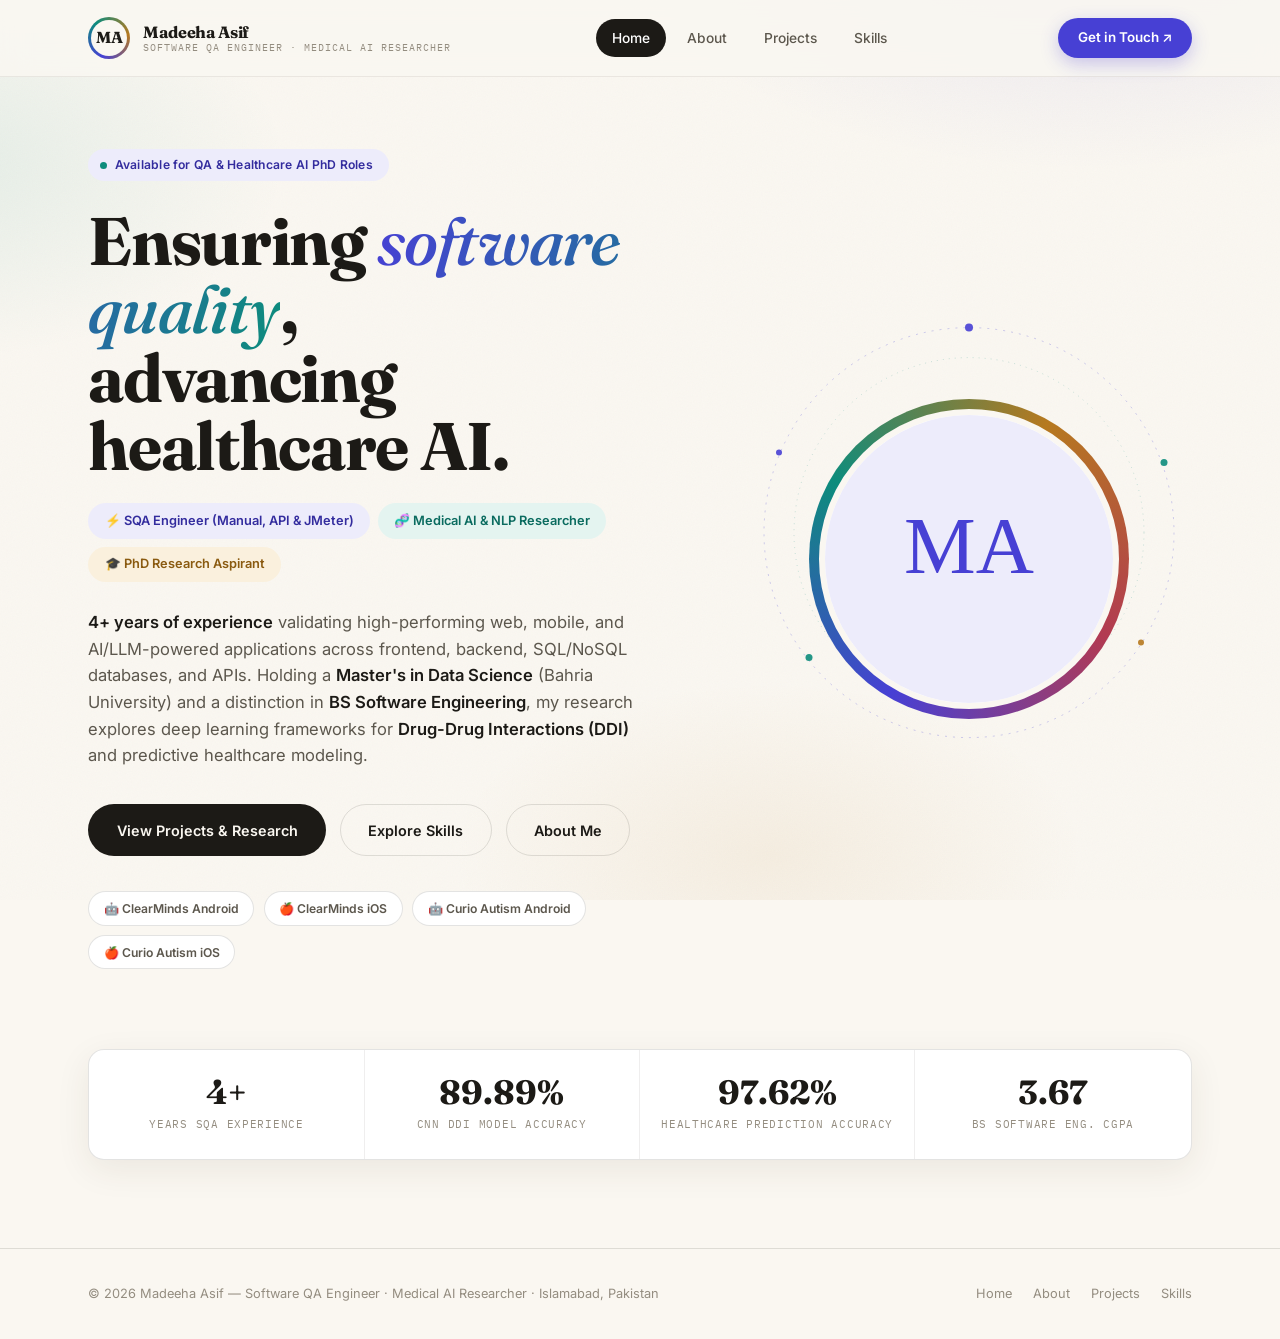
<file: index.html>
<!DOCTYPE html>
<html lang="en">
<head>
<meta charset="UTF-8"/>
<meta name="viewport" content="width=device-width, initial-scale=1.0"/>
<title>Madeeha Asif — Software QA Engineer &amp; Medical AI Researcher</title>
<meta name="description" content="Madeeha Asif — Software QA Engineer with 4+ years of experience in manual, API, DB &amp; performance testing for AI/LLM apps. MS Data Science graduate &amp; PhD aspirant."/>
<style>
@import url('https://fonts.googleapis.com/css2?family=Fraunces:ital,opsz,wght@0,9..144,400;0,9..144,500;0,9..144,600;0,9..144,700;0,9..144,900;1,9..144,500&family=Inter:wght@300;400;500;600;700;800&family=IBM+Plex+Mono:wght@400;500;600&display=swap');

:root{
  --paper:#faf7f1;
  --paper-alt:#f2ece0;
  --surface:#ffffff;
  --surface-line:#efe9dd;
  --ink:#1c1a16;
  --ink-soft:#5c574d;
  --ink-faint:#948d80;
  --indigo:#4740d4;
  --indigo-deep:#332c9e;
  --indigo-soft:#edecfb;
  --teal:#0d8c7c;
  --teal-soft:#e4f4f0;
  --amber:#b6791f;
  --amber-soft:#faf0dd;
  --rose:#b23a52;
  --rose-soft:#f9e9ec;
  --border:rgba(28,26,22,0.12);
  --border-soft:rgba(28,26,22,0.07);
  --radius:16px;
  --radius-sm:10px;
  --shadow:0 10px 34px rgba(60,50,20,0.08);
  --shadow-lg:0 24px 60px rgba(50,40,20,0.12);
}

*{margin:0;padding:0;box-sizing:border-box;}
html{scroll-behavior:smooth;}
body{
  font-family:'Inter',sans-serif;
  background:var(--paper);
  color:var(--ink);
  line-height:1.6;
  -webkit-font-smoothing:antialiased;
}
a{color:inherit;}
img{display:block;max-width:100%;}
ul{list-style:none;}

body::before{
  content:'';position:fixed;inset:0;z-index:-2;pointer-events:none;
  background-image:url("data:image/svg+xml,%3Csvg xmlns='http://www.w3.org/2000/svg' width='240' height='240'%3E%3Cfilter id='n'%3E%3CfeTurbulence type='fractalNoise' baseFrequency='0.8' numOctaves='3'/%3E%3C/filter%3E%3Crect width='240' height='240' filter='url(%23n)' opacity='0.03'/%3E%3C/svg%3E");
}
body::after{
  content:'';position:fixed;inset:0;z-index:-3;pointer-events:none;
  background:
    radial-gradient(ellipse 60% 45% at 85% -8%, rgba(71,64,212,0.10) 0%, transparent 60%),
    radial-gradient(ellipse 50% 40% at -5% 18%, rgba(13,140,124,0.09) 0%, transparent 55%),
    radial-gradient(ellipse 45% 35% at 60% 95%, rgba(182,121,31,0.08) 0%, transparent 55%),
    var(--paper);
}

.wrap{max-width:1180px;margin:0 auto;padding:0 2.4rem;}

header.site-nav{
  position:sticky;top:0;z-index:500;
  background:rgba(250,247,241,0.86);
  backdrop-filter:blur(14px);
  border-bottom:1px solid var(--border-soft);
}
.nav-inner{
  max-width:1180px;margin:0 auto;padding:0 2.4rem;
  height:76px;display:flex;align-items:center;justify-content:space-between;
}
.brand{display:flex;align-items:center;gap:0.8rem;text-decoration:none;}
.brand-mark{
  width:42px;height:42px;border-radius:50%;
  background:conic-gradient(from 200deg, var(--indigo), var(--teal), var(--amber), var(--indigo));
  display:flex;align-items:center;justify-content:center;position:relative;
}
.brand-mark::after{
  content:'';position:absolute;inset:3px;border-radius:50%;background:var(--paper);
}
.brand-mark span{
  position:relative;z-index:1;font-family:'Fraunces',serif;font-weight:700;font-size:1rem;color:var(--ink);
}
.brand-text{display:flex;flex-direction:column;line-height:1.15;}
.brand-text b{font-family:'Fraunces',serif;font-weight:700;font-size:1.02rem;letter-spacing:-0.01em;}
.brand-text small{font-family:'IBM Plex Mono',monospace;font-size:0.62rem;letter-spacing:0.1em;text-transform:uppercase;color:var(--ink-faint);}

.nav-links{display:flex;align-items:center;gap:0.3rem;}
.nav-links a{
  text-decoration:none;color:var(--ink-soft);font-size:0.86rem;font-weight:500;
  padding:0.5rem 1rem;border-radius:100px;transition:all .2s;
}
.nav-links a:hover{color:var(--ink);background:var(--surface-line);}
.nav-links a.active{color:var(--surface);background:var(--ink);}
.nav-cta{
  margin-left:0.6rem;text-decoration:none;
  background:var(--indigo);color:#fff;font-size:0.84rem;font-weight:600;
  padding:0.55rem 1.25rem;border-radius:100px;
  box-shadow:0 6px 18px rgba(71,64,212,0.28);
  transition:all .2s;
}
.nav-cta:hover{background:var(--indigo-deep);transform:translateY(-1px);}
.hamburger{display:none;flex-direction:column;gap:5px;cursor:pointer;padding:6px;}
.hamburger span{width:22px;height:2px;background:var(--ink);border-radius:2px;}
.mobile-nav{display:none;flex-direction:column;background:var(--surface);border-bottom:1px solid var(--border);padding:0.5rem 2rem 1.2rem;}
.mobile-nav.open{display:flex;}
.mobile-nav a{padding:0.75rem 0;border-bottom:1px solid var(--border-soft);text-decoration:none;color:var(--ink-soft);font-size:0.95rem;}
.mobile-nav a.active{color:var(--indigo);font-weight:600;}

section{padding:5.5rem 0;position:relative;}
section.alt{background:var(--paper-alt);}
.eyebrow{
  font-family:'IBM Plex Mono',monospace;font-size:0.72rem;letter-spacing:0.16em;text-transform:uppercase;
  color:var(--indigo);margin-bottom:0.9rem;display:flex;align-items:center;gap:0.6rem;
}
.eyebrow::before{content:'';width:22px;height:1px;background:var(--indigo);display:inline-block;}
.eyebrow::after{content:'';width:5px;height:5px;border-radius:50%;background:var(--teal);display:inline-block;}

h1,h2,h3,h4{font-family:'Fraunces',serif;letter-spacing:-0.02em;color:var(--ink);}
.sec-title{font-size:clamp(1.9rem,3.6vw,2.7rem);font-weight:700;margin-bottom:1rem;max-width:760px;}
.sec-title em{font-style:italic;font-weight:500;color:var(--indigo);}
.sec-lede{color:var(--ink-soft);max-width:640px;font-size:1.02rem;font-weight:400;margin-bottom:3rem;}

.btn{
  display:inline-flex;align-items:center;gap:0.5rem;
  padding:0.85rem 1.7rem;border-radius:100px;
  font-weight:600;font-size:0.9rem;text-decoration:none;
  transition:all .22s;border:1px solid transparent;cursor:pointer;
}
.btn-solid{background:var(--ink);color:var(--paper);}
.btn-solid:hover{background:var(--indigo);transform:translateY(-2px);box-shadow:0 10px 26px rgba(71,64,212,0.25);}
.btn-outline{border-color:var(--border);color:var(--ink);background:transparent;}
.btn-outline:hover{border-color:var(--ink);background:var(--surface);}

.hero{padding:4.5rem 0 5rem;}
.hero-grid{display:grid;grid-template-columns:1.15fr 0.85fr;gap:3.5rem;align-items:center;}
.hero-kicker{
  display:inline-flex;align-items:center;gap:0.5rem;
  background:var(--indigo-soft);color:var(--indigo-deep);
  border-radius:100px;padding:0.4rem 1rem 0.4rem 0.7rem;font-size:0.76rem;font-weight:600;
  margin-bottom:1.6rem;letter-spacing:0.02em;
}
.hero-kicker .dot{width:7px;height:7px;border-radius:50%;background:var(--teal);}
h1.hero-h1{font-size:clamp(2.6rem,5.4vw,4.2rem);font-weight:700;line-height:1.02;margin-bottom:1.4rem;}
h1.hero-h1 .accent{font-style:italic;font-weight:500;
  background:linear-gradient(100deg,var(--indigo),var(--teal));
  -webkit-background-clip:text;-webkit-text-fill-color:transparent;background-clip:text;
}
.hero-role-row{display:flex;flex-wrap:wrap;gap:0.5rem;margin-bottom:1.7rem;}
.chip{font-size:0.8rem;font-weight:600;padding:0.4rem 0.95rem;border-radius:100px;border:1px solid transparent;}
.chip-indigo{background:var(--indigo-soft);color:var(--indigo-deep);}
.chip-teal{background:var(--teal-soft);color:#0a6b5f;}
.chip-amber{background:var(--amber-soft);color:#8a5a10;}
.hero-bio{color:var(--ink-soft);font-size:1.04rem;max-width:560px;margin-bottom:2.2rem;}
.hero-bio strong{color:var(--ink);font-weight:600;}
.hero-cta-row{display:flex;gap:0.9rem;flex-wrap:wrap;margin-bottom:2.2rem;}
.hero-store-row{display:flex;gap:0.6rem;flex-wrap:wrap;}
.store-badge{
  display:flex;align-items:center;gap:0.4rem;
  background:var(--surface);border:1px solid var(--border);
  border-radius:100px;padding:0.4rem 0.9rem;font-size:0.76rem;font-weight:600;color:var(--ink-soft);
  text-decoration:none;transition:all .2s;
}
.store-badge:hover{border-color:var(--indigo);color:var(--indigo);}

.portrait-card{position:relative;display:flex;flex-direction:column;align-items:center;}
.orbit-deco{position:absolute;top:50%;left:50%;width:440px;height:440px;transform:translate(-50%,-56%);z-index:0;pointer-events:none;opacity:0.9;}
.orbit-deco circle.ring{fill:none;stroke-width:1;}
.orbit-deco .r1{stroke:rgba(71,64,212,0.28);stroke-dasharray:2 6;animation:spin 40s linear infinite;transform-origin:center;}
.orbit-deco .r2{stroke:rgba(13,140,124,0.24);stroke-dasharray:1 5;animation:spin 55s linear infinite reverse;transform-origin:center;}
.orbit-deco .node{animation:pulse 2.4s ease-in-out infinite;}
@keyframes spin{from{transform:rotate(0deg);}to{transform:rotate(360deg);}}
.portrait-ring{
  position:relative;z-index:1;width:min(320px,86%);aspect-ratio:1/1;border-radius:50%;
  padding:10px;
  background:conic-gradient(from 210deg, var(--indigo), var(--teal), var(--amber), var(--rose), var(--indigo));
}
.portrait-ring .inner{
  width:100%;height:100%;border-radius:50%;overflow:hidden;background:var(--surface);
  border:6px solid var(--paper);
}
.portrait-ring .inner img{width:100%;height:100%;object-fit:cover;}

.stat-strip{
  display:grid;grid-template-columns:repeat(4,1fr);
  border:1px solid var(--border);border-radius:var(--radius);
  background:var(--surface);overflow:hidden;box-shadow:var(--shadow);
}
.stat-cell{padding:1.6rem 1rem;text-align:center;border-right:1px solid var(--border-soft);}
.stat-cell:last-child{border-right:none;}
.stat-num{font-family:'Fraunces',serif;font-weight:700;font-size:2.1rem;line-height:1;margin-bottom:0.4rem;}
.stat-lbl{font-family:'IBM Plex Mono',monospace;font-size:0.66rem;letter-spacing:0.07em;text-transform:uppercase;color:var(--ink-faint);}

footer{border-top:1px solid var(--border);padding:2.2rem 0;}
.foot-inner{max-width:1180px;margin:0 auto;padding:0 2.4rem;display:flex;align-items:center;justify-content:space-between;flex-wrap:wrap;gap:1rem;}
footer p{color:var(--ink-faint);font-size:0.8rem;}
.foot-links{display:flex;gap:1.3rem;}
.foot-links a{color:var(--ink-faint);text-decoration:none;font-size:0.8rem;transition:color .2s;}
.foot-links a:hover{color:var(--indigo);}

@media(max-width:900px){
  .nav-links,.nav-cta{display:none;}
  .hamburger{display:flex;}
  .hero-grid{grid-template-columns:1fr;}
  .portrait-card{order:-1;}
  .stat-strip{grid-template-columns:1fr 1fr;}
  .stat-cell:nth-child(2n){border-right:none;}
  .stat-cell{border-bottom:1px solid var(--border-soft);}
}
@media(max-width:600px){
  .wrap,.nav-inner,.foot-inner{padding:0 1.3rem;}
  section{padding:3.6rem 0;}
}
</style>
</head>
<body>

<header class="site-nav">
  <div class="nav-inner">
    <a href="index.html" class="brand">
      <div class="brand-mark"><span>MA</span></div>
      <div class="brand-text"><b>Madeeha Asif</b><small>Software QA Engineer · Medical AI Researcher</small></div>
    </a>
    <nav class="nav-links">
      <a href="index.html" class="active">Home</a>
      <a href="about.html">About</a>
      <a href="projects.html">Projects</a>
      <a href="skills.html">Skills</a>
    </nav>
    <a href="mailto:madeehasif.99@gmail.com" class="nav-cta">Get in Touch ↗</a>
    <div class="hamburger" onclick="toggleMenu()"><span></span><span></span><span></span></div>
  </div>
  <div class="mobile-nav" id="mobileNav">
    <a href="index.html" class="active">Home</a>
    <a href="about.html">About</a>
    <a href="projects.html">Projects</a>
    <a href="skills.html">Skills</a>
  </div>
</header>

<!-- ============ HERO ============ -->
<section class="hero">
  <div class="wrap">
    <div class="hero-grid">
      <div>
        <div class="hero-kicker"><span class="dot"></span> Available for QA &amp; Healthcare AI PhD Roles</div>
        <h1 class="hero-h1">Ensuring <span class="accent">software quality</span>,<br/>advancing healthcare AI.</h1>
        <div class="hero-role-row">
          <span class="chip chip-indigo">⚡ SQA Engineer (Manual, API &amp; JMeter)</span>
          <span class="chip chip-teal">🧬 Medical AI &amp; NLP Researcher</span>
          <span class="chip chip-amber">🎓 PhD Research Aspirant</span>
        </div>
        <p class="hero-bio">
          <strong>4+ years of experience</strong> validating high-performing web, mobile, and AI/LLM-powered applications across frontend, backend, SQL/NoSQL databases, and APIs. 
          Holding a <strong>Master's in Data Science</strong> (Bahria University) and a distinction in <strong>BS Software Engineering</strong>, my research explores deep learning frameworks for <strong>Drug-Drug Interactions (DDI)</strong> and predictive healthcare modeling.
        </p>
        <div class="hero-cta-row">
          <a href="projects.html" class="btn btn-solid">View Projects &amp; Research</a>
          <a href="skills.html" class="btn btn-outline">Explore Skills</a>
          <a href="about.html" class="btn btn-outline">About Me</a>
        </div>
        <div class="hero-store-row">
          <a href="https://play.google.com/store/apps/details?id=com.smartforum.clearminds" target="_blank" class="store-badge">🤖 ClearMinds Android</a>
          <a href="https://apps.apple.com/pk/app/clear-minds-drug-awareness/id6759369143" target="_blank" class="store-badge">🍎 ClearMinds iOS</a>
          <a href="https://play.google.com/store/apps/details?id=com.curio.autsimapp" target="_blank" class="store-badge">🤖 Curio Autism Android</a>
          <a href="https://apps.apple.com/pk/app/curio-autism-support/id6776635146" target="_blank" class="store-badge">🍎 Curio Autism iOS</a>
        </div>
      </div>

      <div class="portrait-card">
        <svg class="orbit-deco" viewBox="0 0 440 440" xmlns="http://www.w3.org/2000/svg" aria-hidden="true">
          <circle class="ring r1" cx="220" cy="220" r="205"/>
          <circle class="ring r2" cx="220" cy="220" r="175"/>
          <circle class="node" cx="220" cy="15" r="4" fill="#4740d4"/>
          <circle class="node" cx="415" cy="150" r="3.5" fill="#0d8c7c" style="animation-delay:.4s"/>
          <circle class="node" cx="392" cy="330" r="3" fill="#b6791f" style="animation-delay:.9s"/>
          <circle class="node" cx="60" cy="345" r="3.5" fill="#0d8c7c" style="animation-delay:1.3s"/>
          <circle class="node" cx="30" cy="140" r="3" fill="#4740d4" style="animation-delay:1.7s"/>
        </svg>
        <div class="portrait-ring">
          <div class="inner"><img src="data:image/svg+xml,%3Csvg xmlns='http://www.w3.org/2000/svg' viewBox='0 0 100 100'%3E%3Crect width='100' height='100' fill='%23edecfb'/%3E%3Ctext x='50' y='55' font-family='Fraunces' font-size='28' fill='%234740d4' text-anchor='middle'%3EMA%3C/text%3E%3C/svg%3E" alt="Madeeha Asif"/></div>
        </div>
      </div>
    </div>
  </div>
</section>

<!-- ============ STAT STRIP ============ -->
<section style="padding-top:0;">
  <div class="wrap">
    <div class="stat-strip">
      <div class="stat-cell">
        <div class="stat-num">4+</div>
        <div class="stat-lbl">Years SQA Experience</div>
      </div>
      <div class="stat-cell">
        <div class="stat-num">89.89%</div>
        <div class="stat-lbl">CNN DDI Model Accuracy</div>
      </div>
      <div class="stat-cell">
        <div class="stat-num">97.62%</div>
        <div class="stat-lbl">Healthcare Prediction Accuracy</div>
      </div>
      <div class="stat-cell">
        <div class="stat-num">3.67</div>
        <div class="stat-lbl">BS Software Eng. CGPA</div>
      </div>
    </div>
  </div>
</section>

<footer>
  <div class="foot-inner">
    <p>© 2026 Madeeha Asif — Software QA Engineer · Medical AI Researcher · Islamabad, Pakistan</p>
    <div class="foot-links">
      <a href="index.html">Home</a>
      <a href="about.html">About</a>
      <a href="projects.html">Projects</a>
      <a href="skills.html">Skills</a>
    </div>
  </div>
</footer>

<script>
function toggleMenu(){document.getElementById('mobileNav').classList.toggle('open');}
</script>
</body>
</html>
</file>
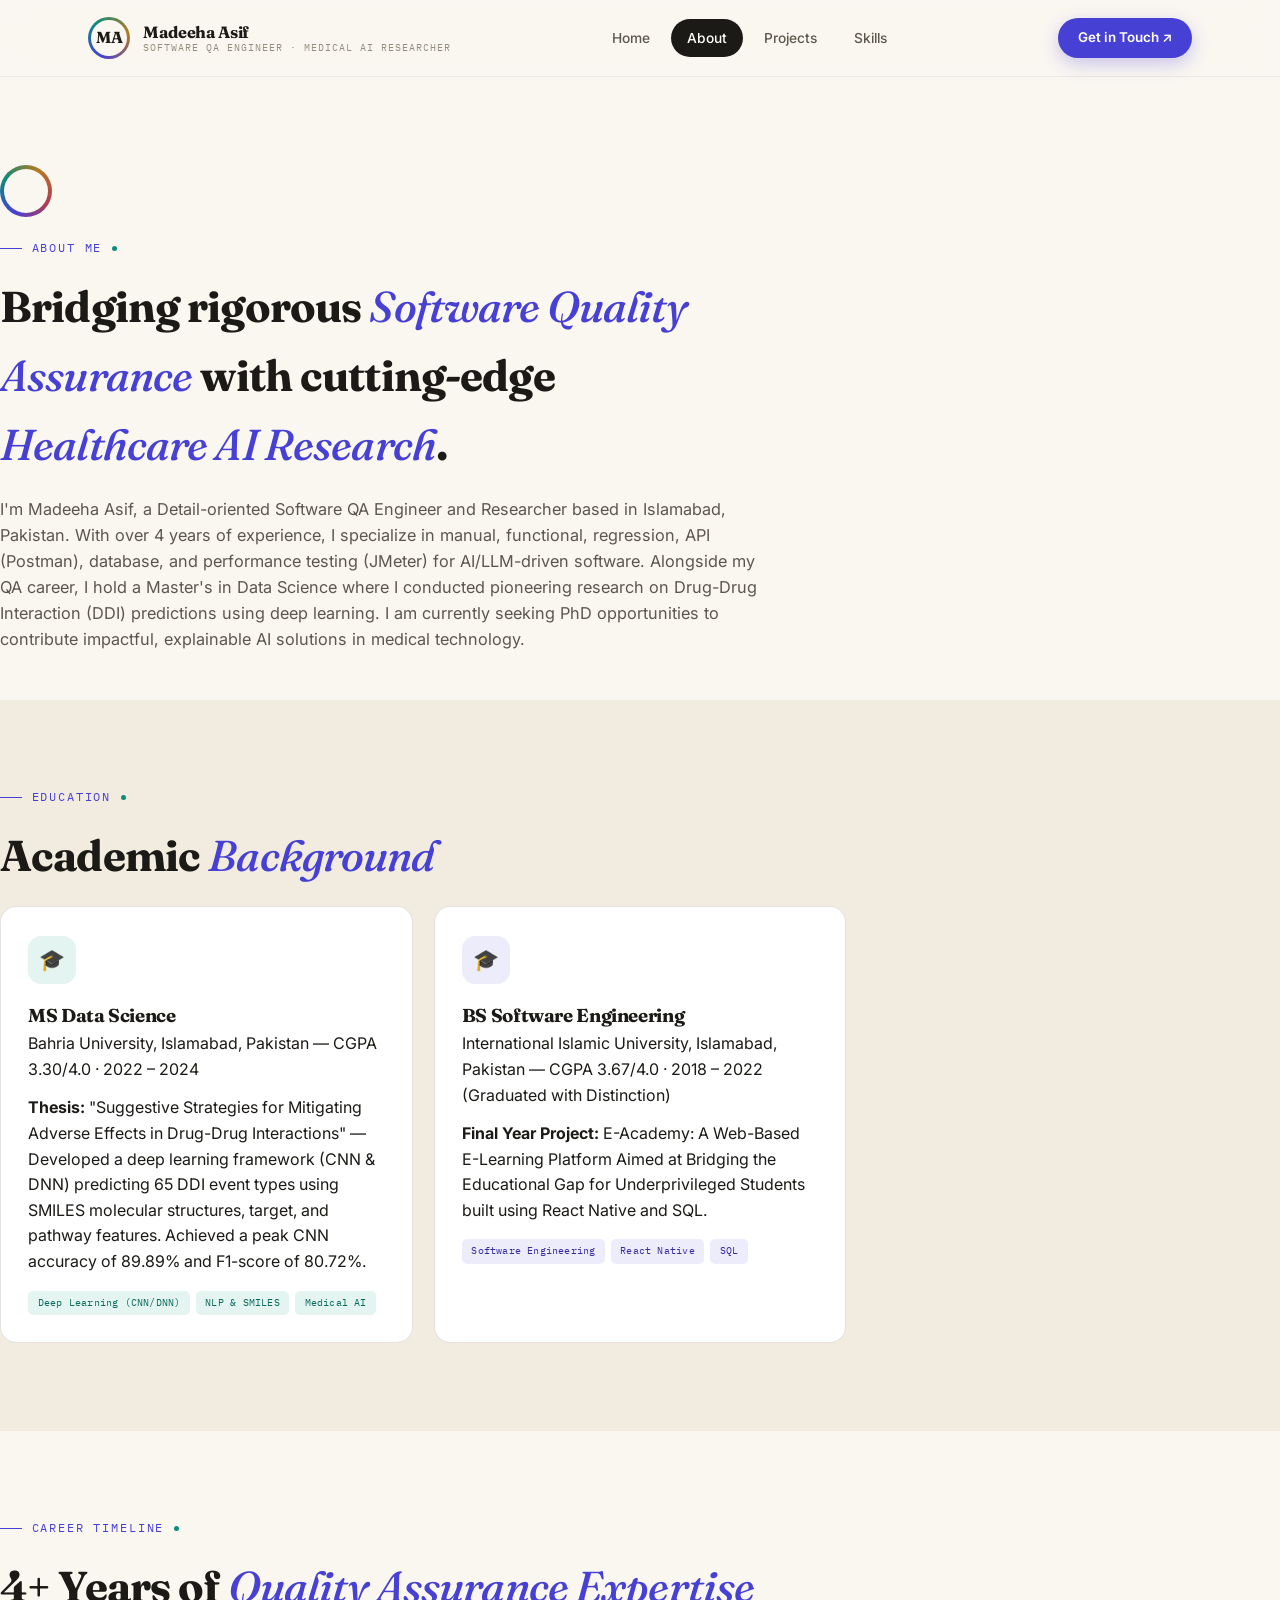
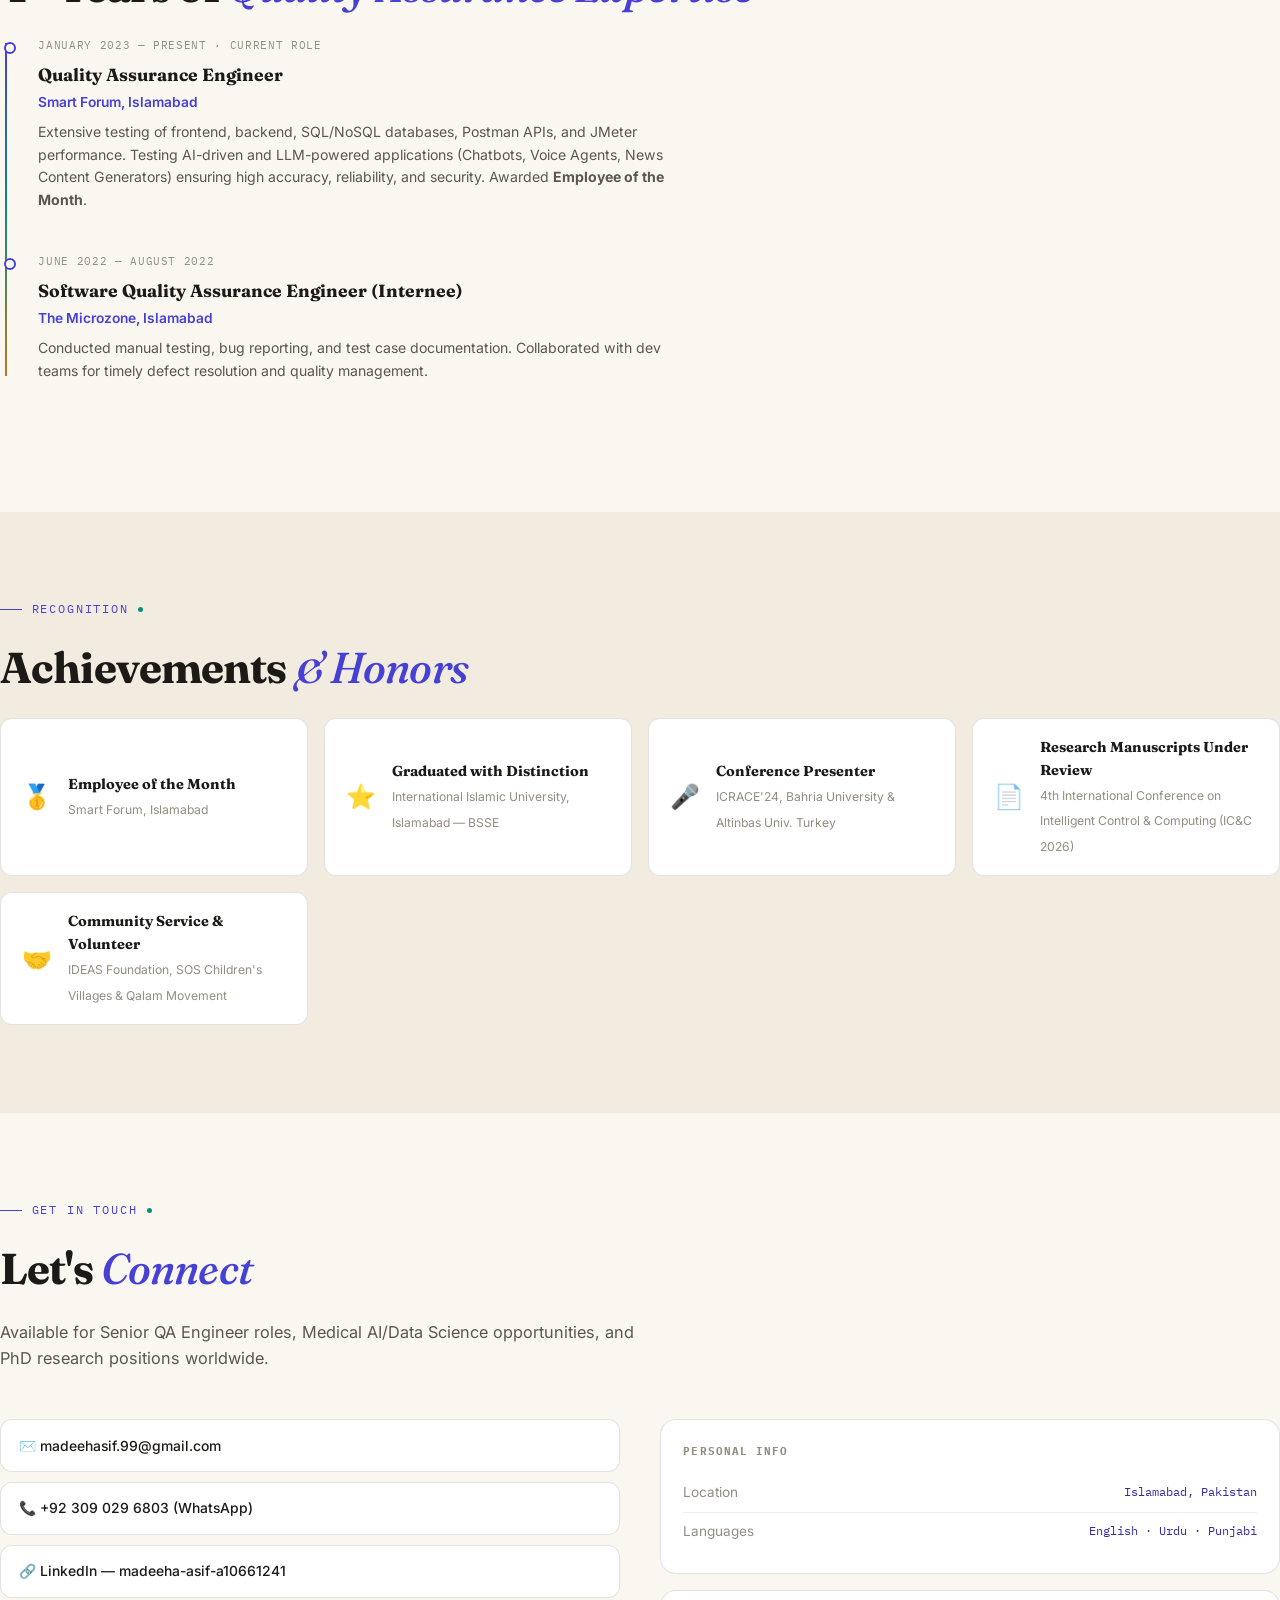
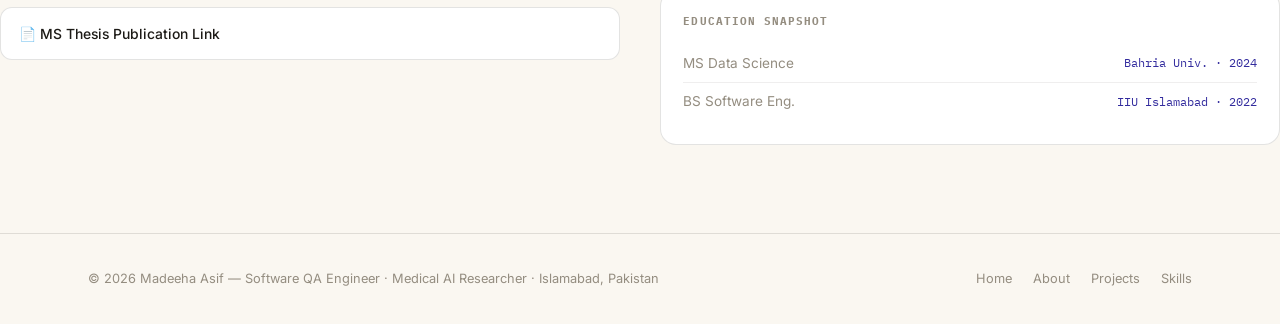
<file: about.html>
<!DOCTYPE html>
<html lang="en">
<head>
<meta charset="UTF-8"/>
<meta name="viewport" content="width=device-width, initial-scale=1.0"/>
<title>About — Madeeha Asif</title>
<meta name="description" content="About Madeeha Asif — Software Quality Assurance Engineer and Data Science researcher based in Islamabad, Pakistan. Education, experience timeline, awards and contact information."/>
<style>
@import url('https://fonts.googleapis.com/css2?family=Fraunces:ital,opsz,wght@0,9..144,400;0,9..144,500;0,9..144,600;0,9..144,700;0,9..144,900;1,9..144,500&family=Inter:wght@300;400;500;600;700;800&family=IBM+Plex+Mono:wght@400;500;600&display=swap');

:root{
  --paper:#faf7f1;
  --paper-alt:#f2ece0;
  --surface:#ffffff;
  --surface-line:#efe9dd;
  --ink:#1c1a16;
  --ink-soft:#5c574d;
  --ink-faint:#948d80;
  --indigo:#4740d4;
  --indigo-deep:#332c9e;
  --indigo-soft:#edecfb;
  --teal:#0d8c7c;
  --teal-soft:#e4f4f0;
  --amber:#b6791f;
  --amber-soft:#faf0dd;
  --rose:#b23a52;
  --rose-soft:#f9e9ec;
  --border:rgba(28,26,22,0.12);
  --border-soft:rgba(28,26,22,0.07);
  --radius:16px;
  --shadow:0 10px 34px rgba(60,50,20,0.08);
  --shadow-lg:0 24px 60px rgba(50,40,20,0.12);
}

*{margin:0;padding:0;box-sizing:border-box;}
html{scroll-behavior:smooth;}
body{
  font-family:'Inter',sans-serif;
  background:var(--paper);
  color:var(--ink);
  line-height:1.6;
  -webkit-font-smoothing:antialiased;
}
a{color:inherit;}

header.site-nav{
  position:sticky;top:0;z-index:500;
  background:rgba(250,247,241,0.86);
  backdrop-filter:blur(14px);
  border-bottom:1px solid var(--border-soft);
}
.nav-inner{
  max-width:1180px;margin:0 auto;padding:0 2.4rem;
  height:76px;display:flex;align-items:center;justify-content:space-between;
}
.brand{display:flex;align-items:center;gap:0.8rem;text-decoration:none;}
.brand-mark{
  width:42px;height:42px;border-radius:50%;
  background:conic-gradient(from 200deg, var(--indigo), var(--teal), var(--amber), var(--indigo));
  display:flex;align-items:center;justify-content:center;position:relative;
}
.brand-mark::after{
  content:'';position:absolute;inset:3px;border-radius:50%;background:var(--paper);
}
.brand-mark span{
  position:relative;z-index:1;font-family:'Fraunces',serif;font-weight:700;font-size:1rem;color:var(--ink);
}
.brand-text{display:flex;flex-direction:column;line-height:1.15;}
.brand-text b{font-family:'Fraunces',serif;font-weight:700;font-size:1.02rem;letter-spacing:-0.01em;}
.brand-text small{font-family:'IBM Plex Mono',monospace;font-size:0.62rem;letter-spacing:0.1em;text-transform:uppercase;color:var(--ink-faint);}

.nav-links{display:flex;align-items:center;gap:0.3rem;}
.nav-links a{
  text-decoration:none;color:var(--ink-soft);font-size:0.86rem;font-weight:500;
  padding:0.5rem 1rem;border-radius:100px;transition:all .2s;
}
.nav-links a:hover{color:var(--ink);background:var(--surface-line);}
.nav-links a.active{color:var(--surface);background:var(--ink);}
.nav-cta{
  margin-left:0.6rem;text-decoration:none;
  background:var(--indigo);color:#fff;font-size:0.84rem;font-weight:600;
  padding:0.55rem 1.25rem;border-radius:100px;
  box-shadow:0 6px 18px rgba(71,64,212,0.28);
  transition:all .2s;
}
.nav-cta:hover{background:var(--indigo-deep);transform:translateY(-1px);}

section{padding:5.5rem 0;position:relative;}
section.alt{background:var(--paper-alt);}
.eyebrow{
  font-family:'IBM Plex Mono',monospace;font-size:0.72rem;letter-spacing:0.16em;text-transform:uppercase;
  color:var(--indigo);margin-bottom:0.9rem;display:flex;align-items:center;gap:0.6rem;
}
.eyebrow::before{content:'';width:22px;height:1px;background:var(--indigo);display:inline-block;}
.eyebrow::after{content:'';width:5px;height:5px;border-radius:50%;background:var(--teal);display:inline-block;}

.page-mark{
  width:52px;height:52px;border-radius:50%;margin-bottom:1.4rem;
  background:conic-gradient(from 210deg,var(--indigo),var(--teal),var(--amber),var(--rose),var(--indigo));
  padding:4px;
}
.page-mark .in{width:100%;height:100%;border-radius:50%;background:var(--paper);}
h1,h2,h3,h4{font-family:'Fraunces',serif;letter-spacing:-0.02em;color:var(--ink);}
.sec-title{font-size:clamp(1.9rem,3.6vw,2.7rem);font-weight:700;margin-bottom:1rem;max-width:760px;}
.sec-title em{font-style:italic;font-weight:500;color:var(--indigo);}
.sec-lede{color:var(--ink-soft);max-width:640px;font-size:1.02rem;font-weight:400;margin-bottom:3rem;}

.grid-2{display:grid;grid-template-columns:repeat(auto-fill,minmax(380px,1fr));gap:1.3rem;}
.card{
  background:var(--surface);border:1px solid var(--border);border-radius:var(--radius);
  padding:1.8rem 1.7rem 1.7rem;transition:all .28s;position:relative;overflow:hidden;
}
.c-ico{
  width:48px;height:48px;border-radius:13px;display:flex;align-items:center;justify-content:center;
  font-size:1.3rem;margin-bottom:1.1rem;position:relative;
}
.c-ico.i{background:var(--indigo-soft);color:var(--indigo);}
.c-ico.t{background:var(--teal-soft);color:var(--teal);}
.tag-row{display:flex;flex-wrap:wrap;gap:0.35rem;margin-top:1rem;}
.tag{font-family:'IBM Plex Mono',monospace;font-size:0.64rem;padding:0.25rem 0.6rem;border-radius:5px;letter-spacing:0.02em;}
.tag-i{background:var(--indigo-soft);color:var(--indigo-deep);}
.tag-t{background:var(--teal-soft);color:#0a6b5f;}

.tl{position:relative;padding-left:2.4rem;}
.tl::before{content:'';position:absolute;left:5px;top:6px;bottom:6px;width:1.5px;background:linear-gradient(180deg,var(--indigo),var(--teal),var(--amber));}
.tl-item{position:relative;margin-bottom:2.6rem;}
.tl-dot{position:absolute;left:-2.15rem;top:0.3rem;width:12px;height:12px;border-radius:50%;background:var(--surface);border:2.5px solid var(--indigo);}
.tl-when{font-family:'IBM Plex Mono',monospace;font-size:0.68rem;letter-spacing:0.06em;color:var(--ink-faint);margin-bottom:0.4rem;text-transform:uppercase;}
.tl-role{font-family:'Fraunces',serif;font-weight:700;font-size:1.1rem;margin-bottom:0.1rem;}
.tl-co{font-size:0.86rem;font-weight:600;margin-bottom:0.55rem;color:var(--indigo);}
.tl-body{color:var(--ink-soft);font-size:0.88rem;max-width:640px;}

.ach-grid{display:grid;grid-template-columns:repeat(auto-fill,minmax(280px,1fr));gap:1rem;}
.ach{background:var(--surface);border:1px solid var(--border);border-radius:12px;padding:1.05rem 1.3rem;display:flex;align-items:center;gap:1rem;transition:all .22s;}
.ach-ico{font-size:1.5rem;flex-shrink:0;}
.ach-txt strong{display:block;font-size:0.9rem;font-family:'Fraunces',serif;font-weight:700;}
.ach-txt span{font-size:0.76rem;color:var(--ink-faint);}

.info-box{background:var(--surface);border:1px solid var(--border);border-radius:var(--radius);padding:1.4rem;}
.info-box h4{font-family:'IBM Plex Mono',monospace;font-size:0.66rem;letter-spacing:0.1em;text-transform:uppercase;color:var(--ink-faint);margin-bottom:0.9rem;}
.info-r{display:flex;justify-content:space-between;align-items:center;padding:0.5rem 0;border-bottom:1px solid var(--border-soft);font-size:0.85rem;gap:1rem;}
.info-r:last-child{border:none;}
.info-r span:first-child{color:var(--ink-faint);}
.info-r span:last-child{font-family:'IBM Plex Mono',monospace;font-size:0.74rem;color:var(--indigo-deep);text-align:right;}
.con-link{display:flex;align-items:center;gap:0.8rem;text-decoration:none;color:var(--ink);background:var(--surface);border:1px solid var(--border);border-radius:12px;padding:0.9rem 1.15rem;font-size:0.87rem;font-weight:500;transition:all .22s;}
.con-link:hover{border-color:var(--indigo);color:var(--indigo);background:var(--indigo-soft);}

footer{border-top:1px solid var(--border);padding:2.2rem 0;}
.foot-inner{max-width:1180px;margin:0 auto;padding:0 2.4rem;display:flex;align-items:center;justify-content:space-between;flex-wrap:wrap;gap:1rem;}
footer p{color:var(--ink-faint);font-size:0.8rem;}
.foot-links{display:flex;gap:1.3rem;}
.foot-links a{color:var(--ink-faint);text-decoration:none;font-size:0.8rem;transition:color .2s;}
.foot-links a:hover{color:var(--indigo);}

@media(max-width:900px){
  .nav-links,.nav-cta{display:none;}
  .con-grid{grid-template-columns:1fr!important;}
}
@media(max-width:600px){
  .wrap,.nav-inner,.foot-inner{padding:0 1.3rem;}
  section{padding:3.6rem 0;}
  .grid-2,.ach-grid{grid-template-columns:1fr;}
}
</style>
</head>
<body>

<header class="site-nav">
  <div class="nav-inner">
    <a href="index.html" class="brand">
      <div class="brand-mark"><span>MA</span></div>
      <div class="brand-text"><b>Madeeha Asif</b><small>Software QA Engineer · Medical AI Researcher</small></div>
    </a>
    <nav class="nav-links">
      <a href="index.html">Home</a>
      <a href="about.html" class="active">About</a>
      <a href="projects.html">Projects</a>
      <a href="skills.html">Skills</a>
    </nav>
    <a href="mailto:madeehasif.99@gmail.com" class="nav-cta">Get in Touch ↗</a>
  </div>
</header>

<!-- ============ INTRO ============ -->
<section style="padding-bottom:3rem;">
  <div class="wrap">
    <div class="page-mark"><div class="in"></div></div>
    <div class="eyebrow">About Me</div>
    <h1 class="sec-title">Bridging rigorous <em>Software Quality Assurance</em> with cutting-edge <em>Healthcare AI Research</em>.</h1>
    <p class="sec-lede" style="margin-bottom:0;max-width:760px;">
      I'm Madeeha Asif, a Detail-oriented Software QA Engineer and Researcher based in Islamabad, Pakistan. With over 4 years of experience, I specialize in manual, functional, regression, API (Postman), database, and performance testing (JMeter) for AI/LLM-driven software. Alongside my QA career, I hold a Master's in Data Science where I conducted pioneering research on Drug-Drug Interaction (DDI) predictions using deep learning. I am currently seeking PhD opportunities to contribute impactful, explainable AI solutions in medical technology.
    </p>
  </div>
</section>

<!-- ============ EDUCATION ============ -->
<section class="alt">
  <div class="wrap">
    <div class="eyebrow">Education</div>
    <h2 class="sec-title">Academic <em>Background</em></h2>
    <div class="grid-2">
      <div class="card">
        <div class="c-ico t">🎓</div>
        <h3>MS Data Science</h3>
        <p>Bahria University, Islamabad, Pakistan — CGPA 3.30/4.0 · 2022 – 2024</p>
        <p style="margin-top:0.8rem;"><strong>Thesis:</strong> "Suggestive Strategies for Mitigating Adverse Effects in Drug-Drug Interactions" — Developed a deep learning framework (CNN &amp; DNN) predicting 65 DDI event types using SMILES molecular structures, target, and pathway features. Achieved a peak CNN accuracy of 89.89% and F1-score of 80.72%.</p>
        <div class="tag-row"><span class="tag tag-t">Deep Learning (CNN/DNN)</span><span class="tag tag-t">NLP &amp; SMILES</span><span class="tag tag-t">Medical AI</span></div>
      </div>
      <div class="card">
        <div class="c-ico i">🎓</div>
        <h3>BS Software Engineering</h3>
        <p>International Islamic University, Islamabad, Pakistan — CGPA 3.67/4.0 · 2018 – 2022 (Graduated with Distinction)</p>
        <p style="margin-top:0.8rem;"><strong>Final Year Project:</strong> E-Academy: A Web-Based E-Learning Platform Aimed at Bridging the Educational Gap for Underprivileged Students built using React Native and SQL.</p>
        <div class="tag-row"><span class="tag tag-i">Software Engineering</span><span class="tag tag-i">React Native</span><span class="tag tag-i">SQL</span></div>
      </div>
    </div>
  </div>
</section>

<!-- ============ EXPERIENCE TIMELINE ============ -->
<section id="experience">
  <div class="wrap">
    <div class="eyebrow">Career Timeline</div>
    <h2 class="sec-title">4+ Years of <em>Quality Assurance Expertise</em></h2>
    <div class="tl">
      <div class="tl-item">
        <div class="tl-dot"></div>
        <div class="tl-when">January 2023 — Present · Current Role</div>
        <div class="tl-role">Quality Assurance Engineer</div>
        <div class="tl-co">Smart Forum, Islamabad</div>
        <div class="tl-body">Extensive testing of frontend, backend, SQL/NoSQL databases, Postman APIs, and JMeter performance. Testing AI-driven and LLM-powered applications (Chatbots, Voice Agents, News Content Generators) ensuring high accuracy, reliability, and security. Awarded <strong>Employee of the Month</strong>.</div>
      </div>
      <div class="tl-item">
        <div class="tl-dot"></div>
        <div class="tl-when">June 2022 — August 2022</div>
        <div class="tl-role">Software Quality Assurance Engineer (Internee)</div>
        <div class="tl-co">The Microzone, Islamabad</div>
        <div class="tl-body">Conducted manual testing, bug reporting, and test case documentation. Collaborated with dev teams for timely defect resolution and quality management.</div>
      </div>
    </div>
  </div>
</section>

<!-- ============ ACHIEVEMENTS ============ -->
<section class="alt">
  <div class="wrap">
    <div class="eyebrow">Recognition</div>
    <h2 class="sec-title">Achievements <em>&amp; Honors</em></h2>
    <div class="ach-grid">
      <div class="ach"><div class="ach-ico">🥇</div><div class="ach-txt"><strong>Employee of the Month</strong><span>Smart Forum, Islamabad</span></div></div>
      <div class="ach"><div class="ach-ico">⭐</div><div class="ach-txt"><strong>Graduated with Distinction</strong><span>International Islamic University, Islamabad — BSSE</span></div></div>
      <div class="ach"><div class="ach-ico">🎤</div><div class="ach-txt"><strong>Conference Presenter</strong><span>ICRACE'24, Bahria University &amp; Altinbas Univ. Turkey</span></div></div>
      <div class="ach"><div class="ach-ico">📄</div><div class="ach-txt"><strong>Research Manuscripts Under Review</strong><span>4th International Conference on Intelligent Control &amp; Computing (IC&amp;C 2026)</span></div></div>
      <div class="ach"><div class="ach-ico">🤝</div><div class="ach-txt"><strong>Community Service &amp; Volunteer</strong><span>IDEAS Foundation, SOS Children's Villages &amp; Qalam Movement</span></div></div>
    </div>
  </div>
</section>

<!-- ============ CONTACT ============ -->
<section id="contact">
  <div class="wrap">
    <div class="eyebrow">Get In Touch</div>
    <h2 class="sec-title">Let's <em>Connect</em></h2>
    <p class="sec-lede">Available for Senior QA Engineer roles, Medical AI/Data Science opportunities, and PhD research positions worldwide.</p>
    <div class="grid-2 con-grid" style="grid-template-columns:1fr 1fr;gap:2.5rem;align-items:start;">
      <div style="display:flex;flex-direction:column;gap:0.6rem;">
        <a href="mailto:madeehasif.99@gmail.com" class="con-link">✉️ madeehasif.99@gmail.com</a>
        <a href="tel:+923090296803" class="con-link">📞 +92 309 029 6803 (WhatsApp)</a>
        <a href="https://www.linkedin.com/in/madeeha-asif-a10661241" target="_blank" class="con-link">🔗 LinkedIn — madeeha-asif-a10661241</a>
        <a href="http://111.68.99.22:8080/xmlui/handle/123456789/19115" target="_blank" class="con-link">📄 MS Thesis Publication Link</a>
      </div>
      <div style="display:flex;flex-direction:column;gap:1rem;">
        <div class="info-box">
          <h4>Personal Info</h4>
          <div class="info-r"><span>Location</span><span>Islamabad, Pakistan</span></div>
          <div class="info-r"><span>Languages</span><span>English · Urdu · Punjabi</span></div>
        </div>
        <div class="info-box">
          <h4>Education Snapshot</h4>
          <div class="info-r"><span>MS Data Science</span><span>Bahria Univ. · 2024</span></div>
          <div class="info-r"><span>BS Software Eng.</span><span>IIU Islamabad · 2022</span></div>
        </div>
      </div>
    </div>
  </div>
</section>

<footer>
  <div class="foot-inner">
    <p>© 2026 Madeeha Asif — Software QA Engineer · Medical AI Researcher · Islamabad, Pakistan</p>
    <div class="foot-links">
      <a href="index.html">Home</a>
      <a href="about.html">About</a>
      <a href="projects.html">Projects</a>
      <a href="skills.html">Skills</a>
    </div>
  </div>
</footer>
</body>
</html>
</file>
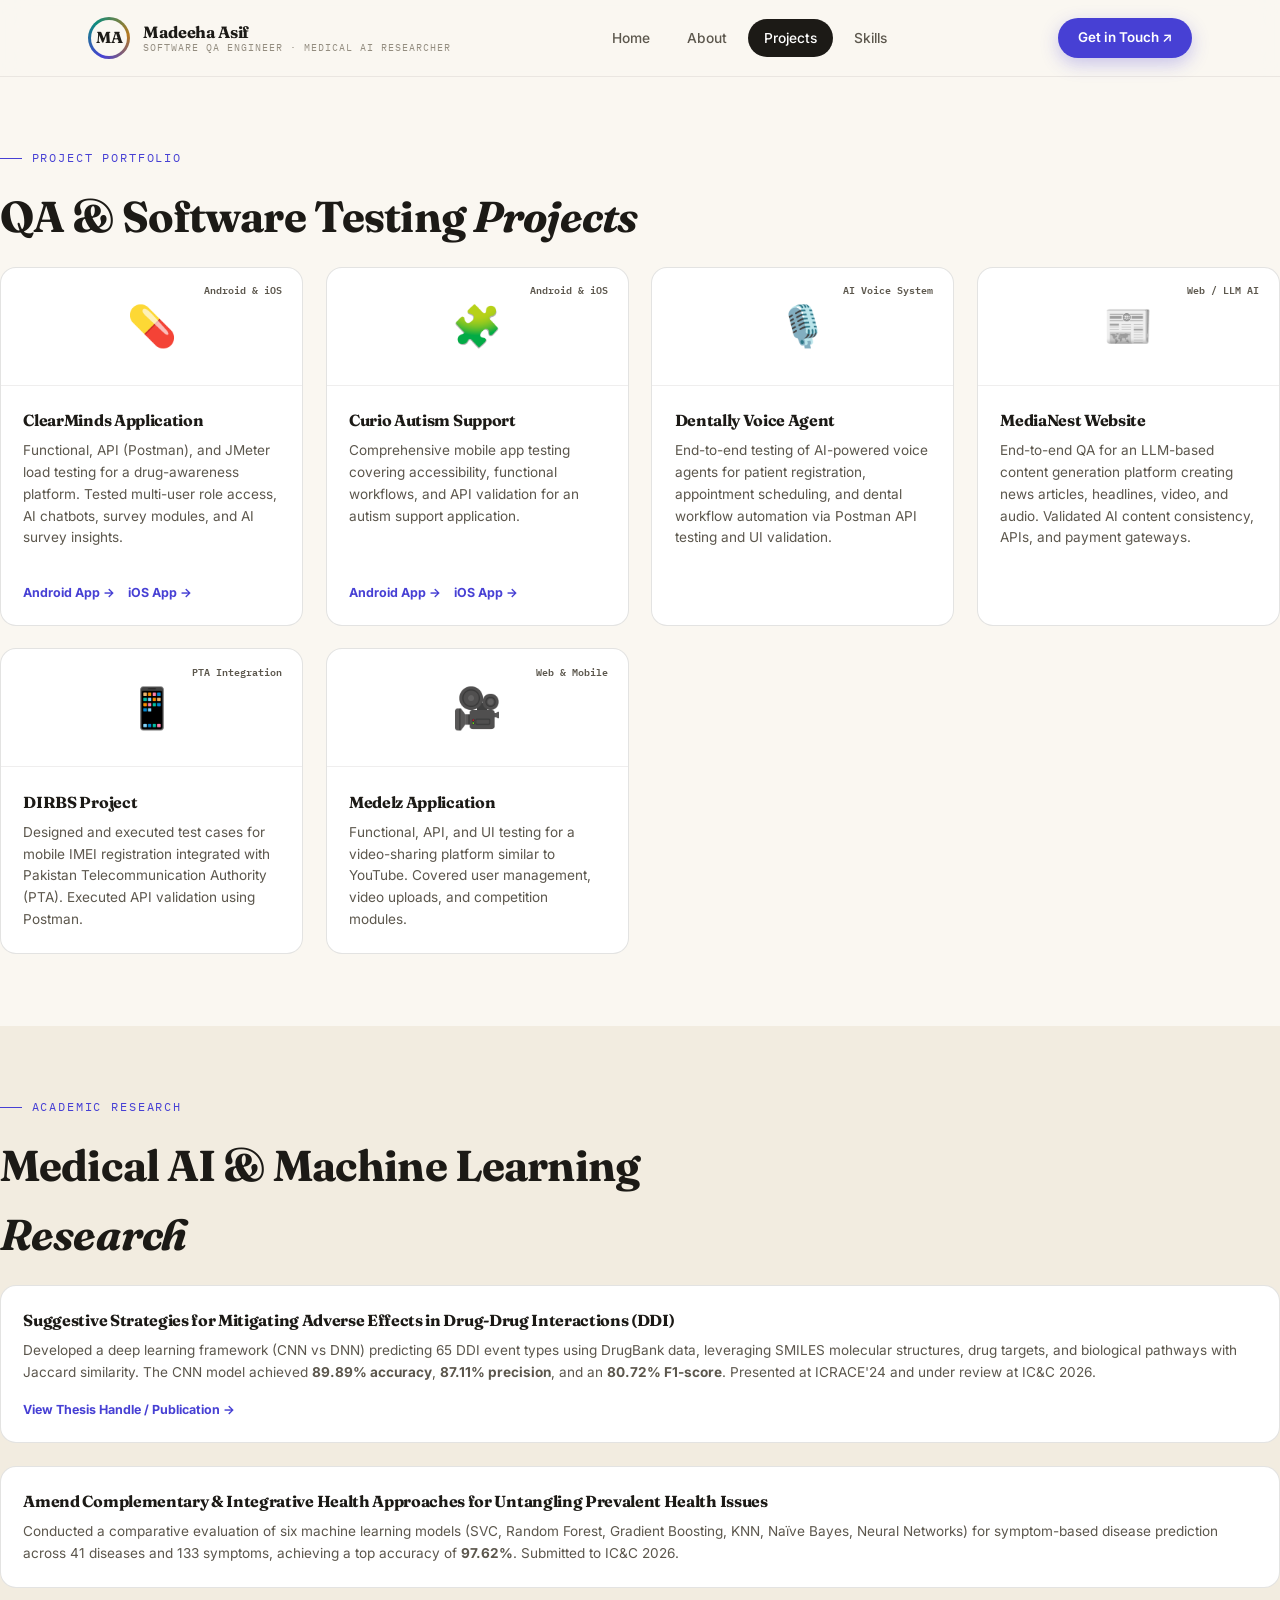
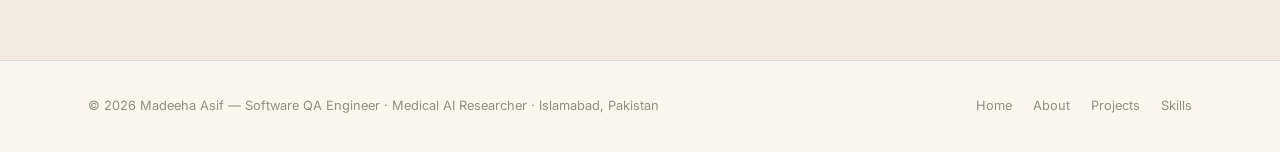
<file: projects.html>
<!DOCTYPE html>
<html lang="en">
<head>
<meta charset="UTF-8"/>
<meta name="viewport" content="width=device-width, initial-scale=1.0"/>
<title>Projects &amp; Research — Madeeha Asif</title>
<meta name="description" content="Projects and Medical AI Research Portfolio of Madeeha Asif — Quality Assurance testing of AI Chatbots, Voice Agents, ClearMinds, MediaNest, DDI thesis."/>
<style>
@import url('https://fonts.googleapis.com/css2?family=Fraunces:ital,opsz,wght@0,9..144,400;0,9..144,500;0,9..144,600;0,9..144,700;0,9..144,900;1,9..144,500&family=Inter:wght@300;400;500;600;700;800&family=IBM+Plex+Mono:wght@400;500;600&display=swap');

:root{
  --paper:#faf7f1;
  --paper-alt:#f2ece0;
  --surface:#ffffff;
  --surface-line:#efe9dd;
  --ink:#1c1a16;
  --ink-soft:#5c574d;
  --ink-faint:#948d80;
  --indigo:#4740d4;
  --indigo-deep:#332c9e;
  --indigo-soft:#edecfb;
  --teal:#0d8c7c;
  --teal-soft:#e4f4f0;
  --amber:#b6791f;
  --amber-soft:#faf0dd;
  --rose:#b23a52;
  --rose-soft:#f9e9ec;
  --border:rgba(28,26,22,0.12);
  --border-soft:rgba(28,26,22,0.07);
  --radius:16px;
  --shadow:0 10px 34px rgba(60,50,20,0.08);
  --shadow-lg:0 24px 60px rgba(50,40,20,0.12);
}

*{margin:0;padding:0;box-sizing:border-box;}
html{scroll-behavior:smooth;}
body{
  font-family:'Inter',sans-serif;
  background:var(--paper);
  color:var(--ink);
  line-height:1.6;
}
a{color:inherit;}

header.site-nav{
  position:sticky;top:0;z-index:500;
  background:rgba(250,247,241,0.86);
  backdrop-filter:blur(14px);
  border-bottom:1px solid var(--border-soft);
}
.nav-inner{
  max-width:1180px;margin:0 auto;padding:0 2.4rem;
  height:76px;display:flex;align-items:center;justify-content:space-between;
}
.brand{display:flex;align-items:center;gap:0.8rem;text-decoration:none;}
.brand-mark{
  width:42px;height:42px;border-radius:50%;
  background:conic-gradient(from 200deg, var(--indigo), var(--teal), var(--amber), var(--indigo));
  display:flex;align-items:center;justify-content:center;position:relative;
}
.brand-mark::after{
  content:'';position:absolute;inset:3px;border-radius:50%;background:var(--paper);
}
.brand-mark span{
  position:relative;z-index:1;font-family:'Fraunces',serif;font-weight:700;font-size:1rem;color:var(--ink);
}
.brand-text{display:flex;flex-direction:column;line-height:1.15;}
.brand-text b{font-family:'Fraunces',serif;font-weight:700;font-size:1.02rem;letter-spacing:-0.01em;}
.brand-text small{font-family:'IBM Plex Mono',monospace;font-size:0.62rem;letter-spacing:0.1em;text-transform:uppercase;color:var(--ink-faint);}

.nav-links{display:flex;align-items:center;gap:0.3rem;}
.nav-links a{
  text-decoration:none;color:var(--ink-soft);font-size:0.86rem;font-weight:500;
  padding:0.5rem 1rem;border-radius:100px;transition:all .2s;
}
.nav-links a:hover{color:var(--ink);background:var(--surface-line);}
.nav-links a.active{color:var(--surface);background:var(--ink);}
.nav-cta{
  margin-left:0.6rem;text-decoration:none;
  background:var(--indigo);color:#fff;font-size:0.84rem;font-weight:600;
  padding:0.55rem 1.25rem;border-radius:100px;
  box-shadow:0 6px 18px rgba(71,64,212,0.28);
}

section{padding:4.5rem 0;position:relative;}
section.alt{background:var(--paper-alt);}
.eyebrow{
  font-family:'IBM Plex Mono',monospace;font-size:0.72rem;letter-spacing:0.16em;text-transform:uppercase;
  color:var(--indigo);margin-bottom:0.9rem;display:flex;align-items:center;gap:0.6rem;
}
.eyebrow::before{content:'';width:22px;height:1px;background:var(--indigo);display:inline-block;}

h1,h2,h3{font-family:'Fraunces',serif;letter-spacing:-0.02em;color:var(--ink);}
.sec-title{font-size:clamp(1.9rem,3.6vw,2.7rem);font-weight:700;margin-bottom:1rem;max-width:760px;}

.proj-grid{display:grid;grid-template-columns:repeat(auto-fill,minmax(300px,1fr));gap:1.4rem;}
.pj{background:var(--surface);border:1px solid var(--border);border-radius:var(--radius);overflow:hidden;transition:all .28s;display:flex;flex-direction:column;}
.pj:hover{transform:translateY(-4px);box-shadow:var(--shadow-lg);}
.pj-top{height:118px;display:flex;align-items:center;justify-content:center;font-size:2.5rem;position:relative;border-bottom:1px solid var(--border-soft);}
.pj-plat{position:absolute;top:0.7rem;right:0.7rem;font-family:'IBM Plex Mono',monospace;font-size:0.6rem;background:rgba(255,255,255,0.85);padding:0.2rem 0.55rem;border-radius:100px;font-weight:600;color:var(--ink-soft);}
.pj-body{padding:1.4rem;flex:1;display:flex;flex-direction:column;}
.pj-body h3{font-size:1rem;font-weight:700;margin-bottom:0.4rem;}
.pj-body p{color:var(--ink-soft);font-size:0.85rem;flex:1;}
.pj-link{display:inline-flex;align-items:center;gap:0.4rem;margin-top:1.1rem;font-size:0.78rem;font-weight:700;text-decoration:none;color:var(--indigo);}

footer{border-top:1px solid var(--border);padding:2.2rem 0;}
.foot-inner{max-width:1180px;margin:0 auto;padding:0 2.4rem;display:flex;align-items:center;justify-content:space-between;flex-wrap:wrap;gap:1rem;}
footer p{color:var(--ink-faint);font-size:0.8rem;}
.foot-links{display:flex;gap:1.3rem;}
.foot-links a{color:var(--ink-faint);text-decoration:none;font-size:0.8rem;}
</style>
</head>
<body>

<header class="site-nav">
  <div class="nav-inner">
    <a href="index.html" class="brand">
      <div class="brand-mark"><span>MA</span></div>
      <div class="brand-text"><b>Madeeha Asif</b><small>Software QA Engineer · Medical AI Researcher</small></div>
    </a>
    <nav class="nav-links">
      <a href="index.html">Home</a>
      <a href="about.html">About</a>
      <a href="projects.html" class="active">Projects</a>
      <a href="skills.html">Skills</a>
    </nav>
    <a href="mailto:madeehasif.99@gmail.com" class="nav-cta">Get in Touch ↗</a>
  </div>
</header>

<section>
  <div class="wrap">
    <div class="eyebrow">Project Portfolio</div>
    <h2 class="sec-title">QA &amp; Software Testing <em>Projects</em></h2>
    <div class="proj-grid">

      <!-- ClearMinds -->
      <div class="pj">
        <div class="pj-top">💊<span class="pj-plat">Android &amp; iOS</span></div>
        <div class="pj-body">
          <h3>ClearMinds Application</h3>
          <p>Functional, API (Postman), and JMeter load testing for a drug-awareness platform. Tested multi-user role access, AI chatbots, survey modules, and AI survey insights.</p>
          <div style="display:flex;gap:0.8rem;margin-top:1rem;">
            <a href="https://play.google.com/store/apps/details?id=com.smartforum.clearminds" target="_blank" class="pj-link">Android App →</a>
            <a href="https://apps.apple.com/pk/app/clear-minds-drug-awareness/id6759369143" target="_blank" class="pj-link">iOS App →</a>
          </div>
        </div>
      </div>

      <!-- Curio Autism -->
      <div class="pj">
        <div class="pj-top">🧩<span class="pj-plat">Android &amp; iOS</span></div>
        <div class="pj-body">
          <h3>Curio Autism Support</h3>
          <p>Comprehensive mobile app testing covering accessibility, functional workflows, and API validation for an autism support application.</p>
          <div style="display:flex;gap:0.8rem;margin-top:1rem;">
            <a href="https://play.google.com/store/apps/details?id=com.curio.autsimapp" target="_blank" class="pj-link">Android App →</a>
            <a href="https://apps.apple.com/pk/app/curio-autism-support/id6776635146" target="_blank" class="pj-link">iOS App →</a>
          </div>
        </div>
      </div>

      <!-- Dentally Voice Agent -->
      <div class="pj">
        <div class="pj-top">🎙️<span class="pj-plat">AI Voice System</span></div>
        <div class="pj-body">
          <h3>Dentally Voice Agent</h3>
          <p>End-to-end testing of AI-powered voice agents for patient registration, appointment scheduling, and dental workflow automation via Postman API testing and UI validation.</p>
        </div>
      </div>

      <!-- MediaNest Website -->
      <div class="pj">
        <div class="pj-top">📰<span class="pj-plat">Web / LLM AI</span></div>
        <div class="pj-body">
          <h3>MediaNest Website</h3>
          <p>End-to-end QA for an LLM-based content generation platform creating news articles, headlines, video, and audio. Validated AI content consistency, APIs, and payment gateways.</p>
        </div>
      </div>

      <!-- DIRBS Project -->
      <div class="pj">
        <div class="pj-top">📱<span class="pj-plat">PTA Integration</span></div>
        <div class="pj-body">
          <h3>DIRBS Project</h3>
          <p>Designed and executed test cases for mobile IMEI registration integrated with Pakistan Telecommunication Authority (PTA). Executed API validation using Postman.</p>
        </div>
      </div>

      <!-- Medelz Application -->
      <div class="pj">
        <div class="pj-top">🎥<span class="pj-plat">Web &amp; Mobile</span></div>
        <div class="pj-body">
          <h3>Medelz Application</h3>
          <p>Functional, API, and UI testing for a video-sharing platform similar to YouTube. Covered user management, video uploads, and competition modules.</p>
        </div>
      </div>

    </div>
  </div>
</section>

<!-- ============ RESEARCH SECTION ============ -->
<section class="alt">
  <div class="wrap">
    <div class="eyebrow">Academic Research</div>
    <h2 class="sec-title">Medical AI &amp; Machine Learning <em>Research</em></h2>
    <div class="proj-grid">

      <div class="pj" style="grid-column: 1 / -1;">
        <div class="pj-body">
          <h3>Suggestive Strategies for Mitigating Adverse Effects in Drug-Drug Interactions (DDI)</h3>
          <p>Developed a deep learning framework (CNN vs DNN) predicting 65 DDI event types using DrugBank data, leveraging SMILES molecular structures, drug targets, and biological pathways with Jaccard similarity. The CNN model achieved <strong>89.89% accuracy</strong>, <strong>87.11% precision</strong>, and an <strong>80.72% F1-score</strong>. Presented at ICRACE'24 and under review at IC&amp;C 2026.</p>
          <a href="http://111.68.99.22:8080/xmlui/handle/123456789/19115" target="_blank" class="pj-link" style="margin-top:1rem;">View Thesis Handle / Publication →</a>
        </div>
      </div>

      <div class="pj" style="grid-column: 1 / -1;">
        <div class="pj-body">
          <h3>Amend Complementary &amp; Integrative Health Approaches for Untangling Prevalent Health Issues</h3>
          <p>Conducted a comparative evaluation of six machine learning models (SVC, Random Forest, Gradient Boosting, KNN, Naïve Bayes, Neural Networks) for symptom-based disease prediction across 41 diseases and 133 symptoms, achieving a top accuracy of <strong>97.62%</strong>. Submitted to IC&amp;C 2026.</p>
        </div>
      </div>

    </div>
  </div>
</section>

<footer>
  <div class="foot-inner">
    <p>© 2026 Madeeha Asif — Software QA Engineer · Medical AI Researcher · Islamabad, Pakistan</p>
    <div class="foot-links">
      <a href="index.html">Home</a>
      <a href="about.html">About</a>
      <a href="projects.html">Projects</a>
      <a href="skills.html">Skills</a>
    </div>
  </div>
</footer>
</body>
</html>
</file>
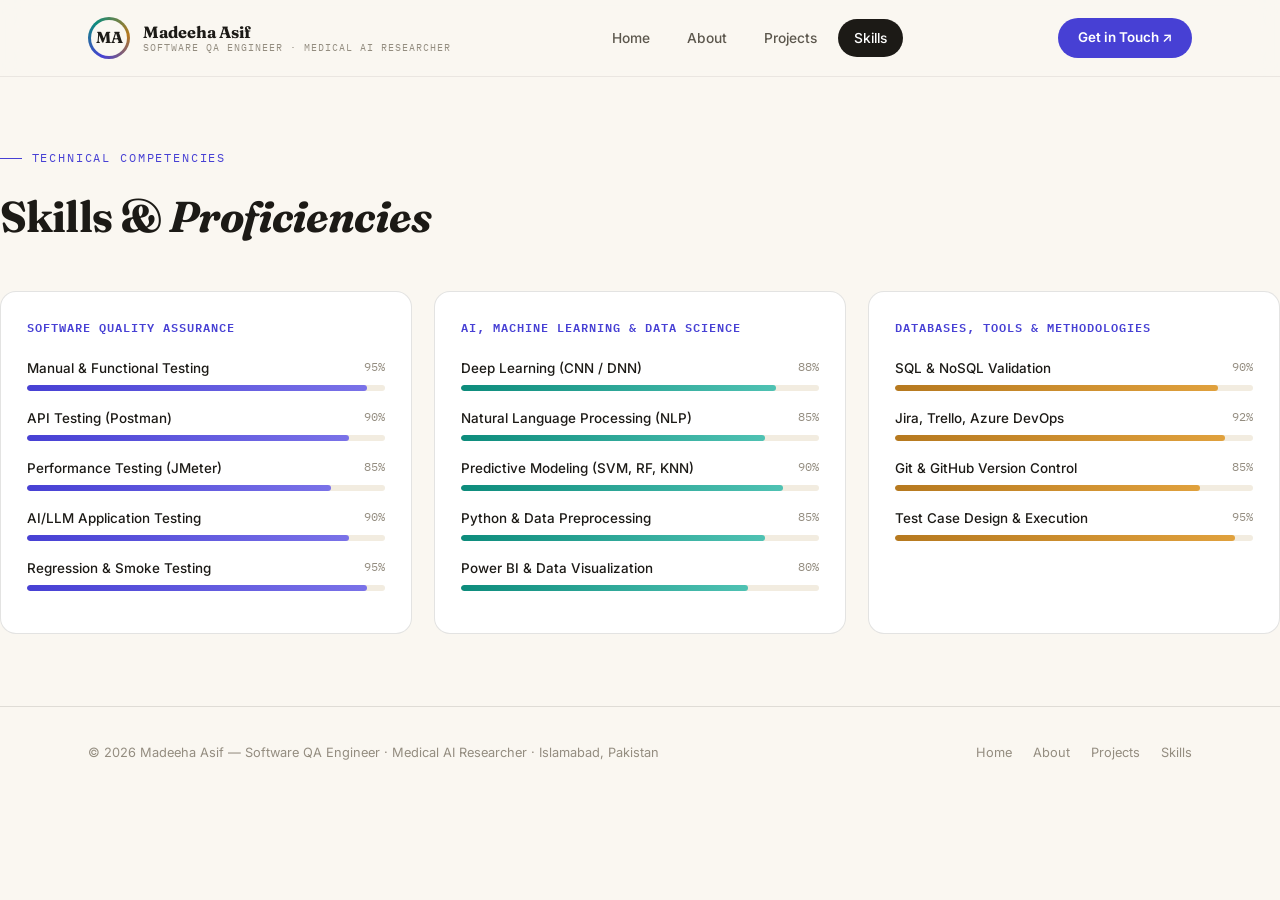
<file: skills.html>
<!DOCTYPE html>
<html lang="en">
<head>
<meta charset="UTF-8"/>
<meta name="viewport" content="width=device-width, initial-scale=1.0"/>
<title>Skills &amp; Expertise — Madeeha Asif</title>
<meta name="description" content="Technical skills of Madeeha Asif — Manual Testing, Postman API Testing, JMeter Performance Testing, SQL/NoSQL, AI/LLM Testing, Deep Learning, Python."/>
<style>
@import url('https://fonts.googleapis.com/css2?family=Fraunces:ital,opsz,wght@0,9..144,400;0,9..144,500;0,9..144,600;0,9..144,700;0,9..144,900;1,9..144,500&family=Inter:wght@300;400;500;600;700;800&family=IBM+Plex+Mono:wght@400;500;600&display=swap');

:root{
  --paper:#faf7f1;
  --paper-alt:#f2ece0;
  --surface:#ffffff;
  --surface-line:#efe9dd;
  --ink:#1c1a16;
  --ink-soft:#5c574d;
  --ink-faint:#948d80;
  --indigo:#4740d4;
  --indigo-deep:#332c9e;
  --indigo-soft:#edecfb;
  --teal:#0d8c7c;
  --teal-soft:#e4f4f0;
  --amber:#b6791f;
  --amber-soft:#faf0dd;
  --border:rgba(28,26,22,0.12);
  --border-soft:rgba(28,26,22,0.07);
  --radius:16px;
}

*{margin:0;padding:0;box-sizing:border-box;}
body{
  font-family:'Inter',sans-serif;
  background:var(--paper);
  color:var(--ink);
  line-height:1.6;
}
a{color:inherit;}

header.site-nav{
  position:sticky;top:0;z-index:500;
  background:rgba(250,247,241,0.86);
  backdrop-filter:blur(14px);
  border-bottom:1px solid var(--border-soft);
}
.nav-inner{
  max-width:1180px;margin:0 auto;padding:0 2.4rem;
  height:76px;display:flex;align-items:center;justify-content:space-between;
}
.brand{display:flex;align-items:center;gap:0.8rem;text-decoration:none;}
.brand-mark{
  width:42px;height:42px;border-radius:50%;
  background:conic-gradient(from 200deg, var(--indigo), var(--teal), var(--amber), var(--indigo));
  display:flex;align-items:center;justify-content:center;position:relative;
}
.brand-mark::after{
  content:'';position:absolute;inset:3px;border-radius:50%;background:var(--paper);
}
.brand-mark span{
  position:relative;z-index:1;font-family:'Fraunces',serif;font-weight:700;font-size:1rem;color:var(--ink);
}
.brand-text{display:flex;flex-direction:column;line-height:1.15;}
.brand-text b{font-family:'Fraunces',serif;font-weight:700;font-size:1.02rem;}
.brand-text small{font-family:'IBM Plex Mono',monospace;font-size:0.62rem;letter-spacing:0.1em;text-transform:uppercase;color:var(--ink-faint);}

.nav-links{display:flex;align-items:center;gap:0.3rem;}
.nav-links a{
  text-decoration:none;color:var(--ink-soft);font-size:0.86rem;font-weight:500;
  padding:0.5rem 1rem;border-radius:100px;
}
.nav-links a.active{color:var(--surface);background:var(--ink);}
.nav-cta{
  margin-left:0.6rem;text-decoration:none;
  background:var(--indigo);color:#fff;font-size:0.84rem;font-weight:600;
  padding:0.55rem 1.25rem;border-radius:100px;
}

section{padding:4.5rem 0;}
.eyebrow{
  font-family:'IBM Plex Mono',monospace;font-size:0.72rem;letter-spacing:0.16em;text-transform:uppercase;
  color:var(--indigo);margin-bottom:0.9rem;display:flex;align-items:center;gap:0.6rem;
}
.eyebrow::before{content:'';width:22px;height:1px;background:var(--indigo);display:inline-block;}

h2{font-family:'Fraunces',serif;letter-spacing:-0.02em;color:var(--ink);}
.sec-title{font-size:clamp(1.9rem,3.6vw,2.7rem);font-weight:700;margin-bottom:2.5rem;}

.grid-3{display:grid;grid-template-columns:repeat(auto-fill,minmax(320px,1fr));gap:1.4rem;}

.sk-card{background:var(--surface);border:1px solid var(--border);border-radius:var(--radius);padding:1.6rem;}
.sk-card h4{font-size:0.78rem;letter-spacing:0.08em;text-transform:uppercase;margin-bottom:1.3rem;font-family:'IBM Plex Mono',monospace;font-weight:600;color:var(--indigo);}
.sk{margin-bottom:1.05rem;}
.sk-row{display:flex;justify-content:space-between;margin-bottom:0.35rem;font-size:0.84rem;}
.sk-n{font-weight:500;color:var(--ink);}
.sk-p{font-family:'IBM Plex Mono',monospace;font-size:0.72rem;color:var(--ink-faint);}
.sk-bar{height:6px;background:var(--paper-alt);border-radius:4px;overflow:hidden;}
.sk-fill{height:100%;border-radius:4px;}
.fi{background:linear-gradient(90deg,var(--indigo),#7a72e8);}
.ft{background:linear-gradient(90deg,var(--teal),#4fc2b3);}
.fa{background:linear-gradient(90deg,var(--amber),#e0a13d);}

footer{border-top:1px solid var(--border);padding:2.2rem 0;}
.foot-inner{max-width:1180px;margin:0 auto;padding:0 2.4rem;display:flex;align-items:center;justify-content:space-between;flex-wrap:wrap;gap:1rem;}
footer p{color:var(--ink-faint);font-size:0.8rem;}
.foot-links{display:flex;gap:1.3rem;}
.foot-links a{color:var(--ink-faint);text-decoration:none;font-size:0.8rem;}
</style>
</head>
<body>

<header class="site-nav">
  <div class="nav-inner">
    <a href="index.html" class="brand">
      <div class="brand-mark"><span>MA</span></div>
      <div class="brand-text"><b>Madeeha Asif</b><small>Software QA Engineer · Medical AI Researcher</small></div>
    </a>
    <nav class="nav-links">
      <a href="index.html">Home</a>
      <a href="about.html">About</a>
      <a href="projects.html">Projects</a>
      <a href="skills.html" class="active">Skills</a>
    </nav>
    <a href="mailto:madeehasif.99@gmail.com" class="nav-cta">Get in Touch ↗</a>
  </div>
</header>

<section>
  <div class="wrap">
    <div class="eyebrow">Technical Competencies</div>
    <h2 class="sec-title">Skills &amp; <em>Proficiencies</em></h2>

    <div class="grid-3">

      <!-- SQA Skills -->
      <div class="sk-card">
        <h4>Software Quality Assurance</h4>
        
        <div class="sk">
          <div class="sk-row"><span class="sk-n">Manual &amp; Functional Testing</span><span class="sk-p">95%</span></div>
          <div class="sk-bar"><div class="sk-fill fi" style="width:95%;"></div></div>
        </div>

        <div class="sk">
          <div class="sk-row"><span class="sk-n">API Testing (Postman)</span><span class="sk-p">90%</span></div>
          <div class="sk-bar"><div class="sk-fill fi" style="width:90%;"></div></div>
        </div>

        <div class="sk">
          <div class="sk-row"><span class="sk-n">Performance Testing (JMeter)</span><span class="sk-p">85%</span></div>
          <div class="sk-bar"><div class="sk-fill fi" style="width:85%;"></div></div>
        </div>

        <div class="sk">
          <div class="sk-row"><span class="sk-n">AI/LLM Application Testing</span><span class="sk-p">90%</span></div>
          <div class="sk-bar"><div class="sk-fill fi" style="width:90%;"></div></div>
        </div>

        <div class="sk">
          <div class="sk-row"><span class="sk-n">Regression &amp; Smoke Testing</span><span class="sk-p">95%</span></div>
          <div class="sk-bar"><div class="sk-fill fi" style="width:95%;"></div></div>
        </div>

      </div>

      <!-- AI & ML Skills -->
      <div class="sk-card">
        <h4>AI, Machine Learning &amp; Data Science</h4>
        
        <div class="sk">
          <div class="sk-row"><span class="sk-n">Deep Learning (CNN / DNN)</span><span class="sk-p">88%</span></div>
          <div class="sk-bar"><div class="sk-fill ft" style="width:88%;"></div></div>
        </div>

        <div class="sk">
          <div class="sk-row"><span class="sk-n">Natural Language Processing (NLP)</span><span class="sk-p">85%</span></div>
          <div class="sk-bar"><div class="sk-fill ft" style="width:85%;"></div></div>
        </div>

        <div class="sk">
          <div class="sk-row"><span class="sk-n">Predictive Modeling (SVM, RF, KNN)</span><span class="sk-p">90%</span></div>
          <div class="sk-bar"><div class="sk-fill ft" style="width:90%;"></div></div>
        </div>

        <div class="sk">
          <div class="sk-row"><span class="sk-n">Python &amp; Data Preprocessing</span><span class="sk-p">85%</span></div>
          <div class="sk-bar"><div class="sk-fill ft" style="width:85%;"></div></div>
        </div>

        <div class="sk">
          <div class="sk-row"><span class="sk-n">Power BI &amp; Data Visualization</span><span class="sk-p">80%</span></div>
          <div class="sk-bar"><div class="sk-fill ft" style="width:80%;"></div></div>
        </div>

      </div>

      <!-- Databases & Management -->
      <div class="sk-card">
        <h4>Databases, Tools &amp; Methodologies</h4>
        
        <div class="sk">
          <div class="sk-row"><span class="sk-n">SQL &amp; NoSQL Validation</span><span class="sk-p">90%</span></div>
          <div class="sk-bar"><div class="sk-fill fa" style="width:90%;"></div></div>
        </div>

        <div class="sk">
          <div class="sk-row"><span class="sk-n">Jira, Trello, Azure DevOps</span><span class="sk-p">92%</span></div>
          <div class="sk-bar"><div class="sk-fill fa" style="width:92%;"></div></div>
        </div>

        <div class="sk">
          <div class="sk-row"><span class="sk-n">Git &amp; GitHub Version Control</span><span class="sk-p">85%</span></div>
          <div class="sk-bar"><div class="sk-fill fa" style="width:85%;"></div></div>
        </div>

        <div class="sk">
          <div class="sk-row"><span class="sk-n">Test Case Design &amp; Execution</span><span class="sk-p">95%</span></div>
          <div class="sk-bar"><div class="sk-fill fa" style="width:95%;"></div></div>
        </div>

      </div>

    </div>
  </div>
</section>

<footer>
  <div class="foot-inner">
    <p>© 2026 Madeeha Asif — Software QA Engineer · Medical AI Researcher · Islamabad, Pakistan</p>
    <div class="foot-links">
      <a href="index.html">Home</a>
      <a href="about.html">About</a>
      <a href="projects.html">Projects</a>
      <a href="skills.html">Skills</a>
    </div>
  </div>
</footer>
</body>
</html>
</file>
